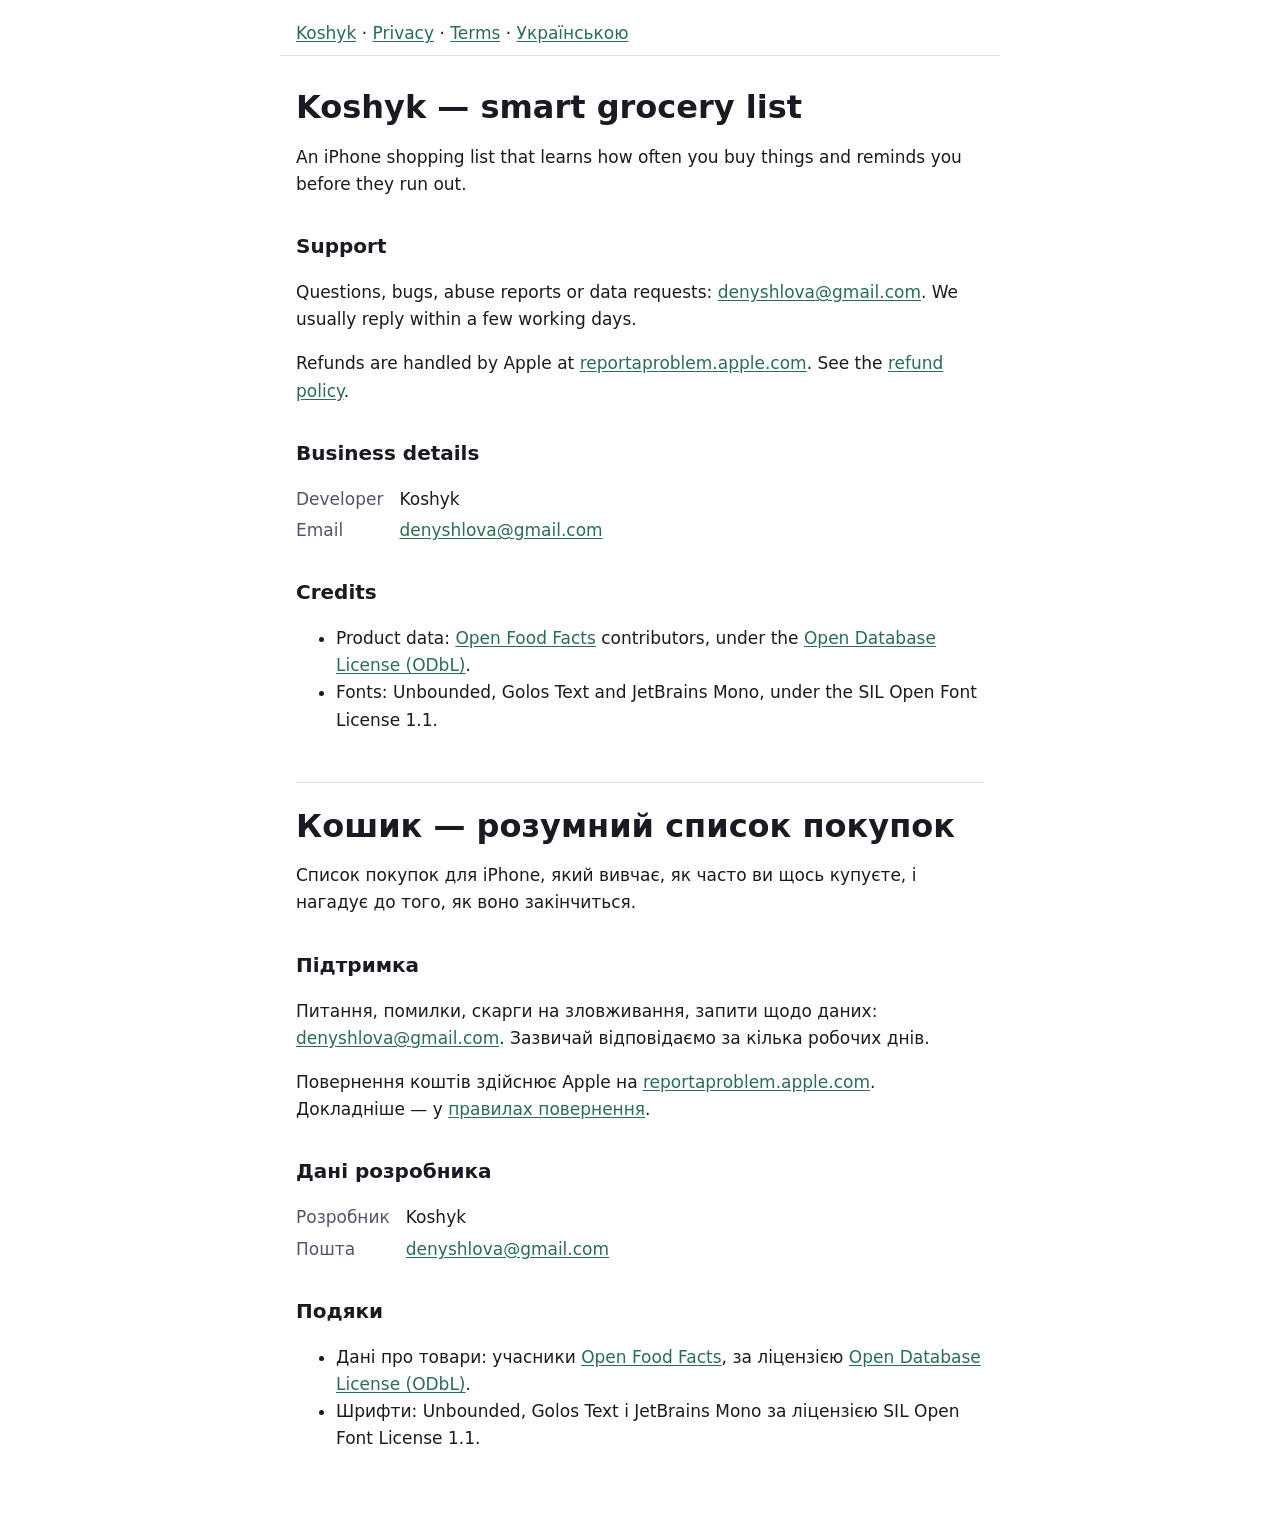
<file: index.html>
<!doctype html>
<html lang="en">
<head>
<meta charset="utf-8">
<meta name="viewport" content="width=device-width,initial-scale=1">
<title>Koshyk — Support</title>
<link rel="stylesheet" href="style.css">
</head>
<body>
<a class="skip" href="#main">Skip to content</a>
<header><nav aria-label="Site"><a href="index.html" aria-current="page">Koshyk</a> · <a href="privacy.html">Privacy</a> · <a href="terms.html">Terms</a> · <a href="#uk" hreflang="uk" lang="uk">Українською</a></nav></header>
<main id="main">

<article lang="en">
<h1>Koshyk — smart grocery list</h1>
<p>An iPhone shopping list that learns how often you buy things and reminds you before they run out.</p>

<h2>Support</h2>
<p>Questions, bugs, abuse reports or data requests: <a href="mailto:denyshlova@gmail.com">denyshlova@gmail.com</a>. We usually reply within a few working days.</p>
<p>Refunds are handled by Apple at <a href="https://reportaproblem.apple.com">reportaproblem.apple.com</a>. See the <a href="terms.html#refunds">refund policy</a>.</p>

<h2>Business details</h2>
<dl>
<dt>Developer</dt><dd>Koshyk</dd>
<dt>Email</dt><dd><a href="mailto:denyshlova@gmail.com">denyshlova@gmail.com</a></dd>
</dl>

<h2>Credits</h2>
<ul>
<li>Product data: <a href="https://world.openfoodfacts.org">Open Food Facts</a> contributors, under the <a href="https://opendatacommons.org/licenses/odbl/1-0/">Open Database License (ODbL)</a>.</li>
<li>Fonts: Unbounded, Golos Text and JetBrains Mono, under the SIL Open Font License 1.1.</li>
</ul>
</article>

<hr>

<article lang="uk" id="uk">
<h1>Кошик — розумний список покупок</h1>
<p>Список покупок для iPhone, який вивчає, як часто ви щось купуєте, і нагадує до того, як воно закінчиться.</p>

<h2>Підтримка</h2>
<p>Питання, помилки, скарги на зловживання, запити щодо даних: <a href="mailto:denyshlova@gmail.com">denyshlova@gmail.com</a>. Зазвичай відповідаємо за кілька робочих днів.</p>
<p>Повернення коштів здійснює Apple на <a href="https://reportaproblem.apple.com">reportaproblem.apple.com</a>. Докладніше — у <a href="terms.html#refunds-uk">правилах повернення</a>.</p>

<h2>Дані розробника</h2>
<dl>
<dt>Розробник</dt><dd>Koshyk</dd>
<dt>Пошта</dt><dd><a href="mailto:denyshlova@gmail.com">denyshlova@gmail.com</a></dd>
</dl>

<h2>Подяки</h2>
<ul>
<li>Дані про товари: учасники <a href="https://world.openfoodfacts.org">Open Food Facts</a>, за ліцензією <a href="https://opendatacommons.org/licenses/odbl/1-0/">Open Database License (ODbL)</a>.</li>
<li>Шрифти: Unbounded, Golos Text і JetBrains Mono за ліцензією SIL Open Font License 1.1.</li>
</ul>
</article>
</main>
</body>
</html>
</file>
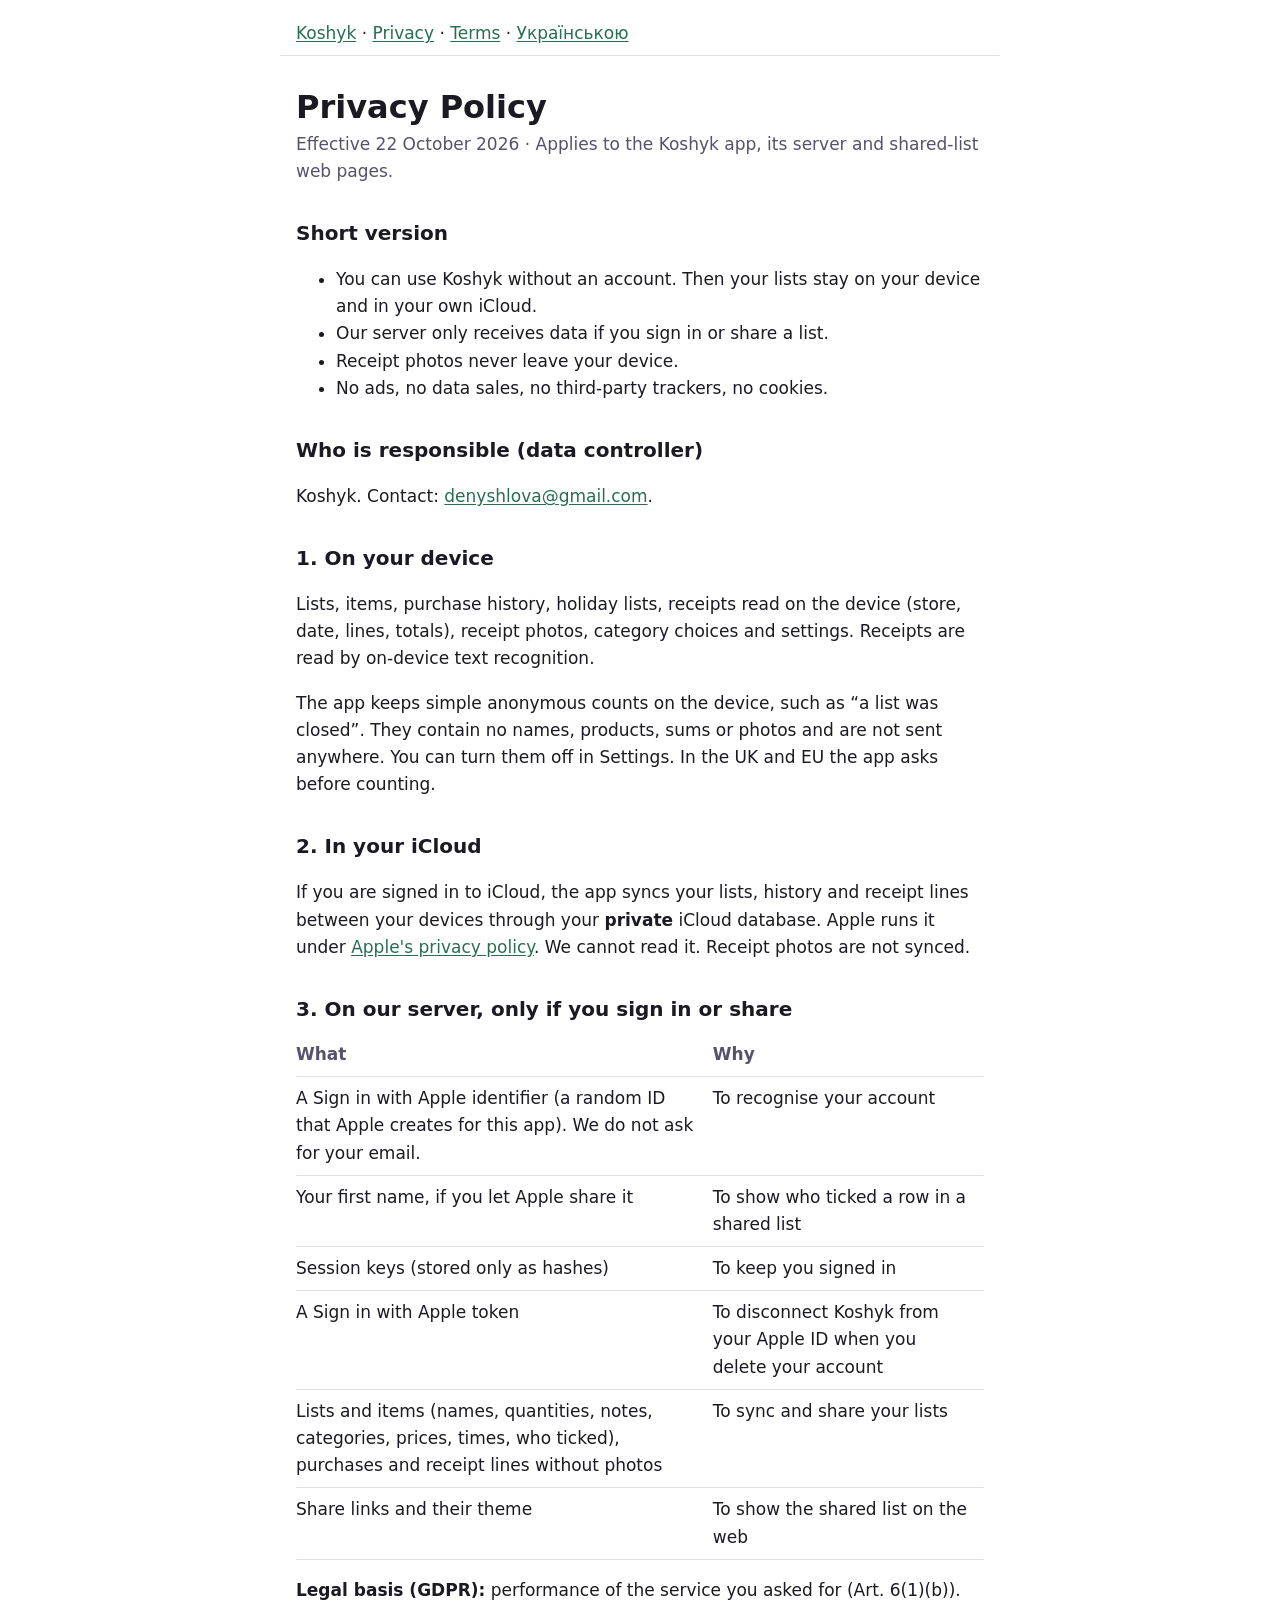
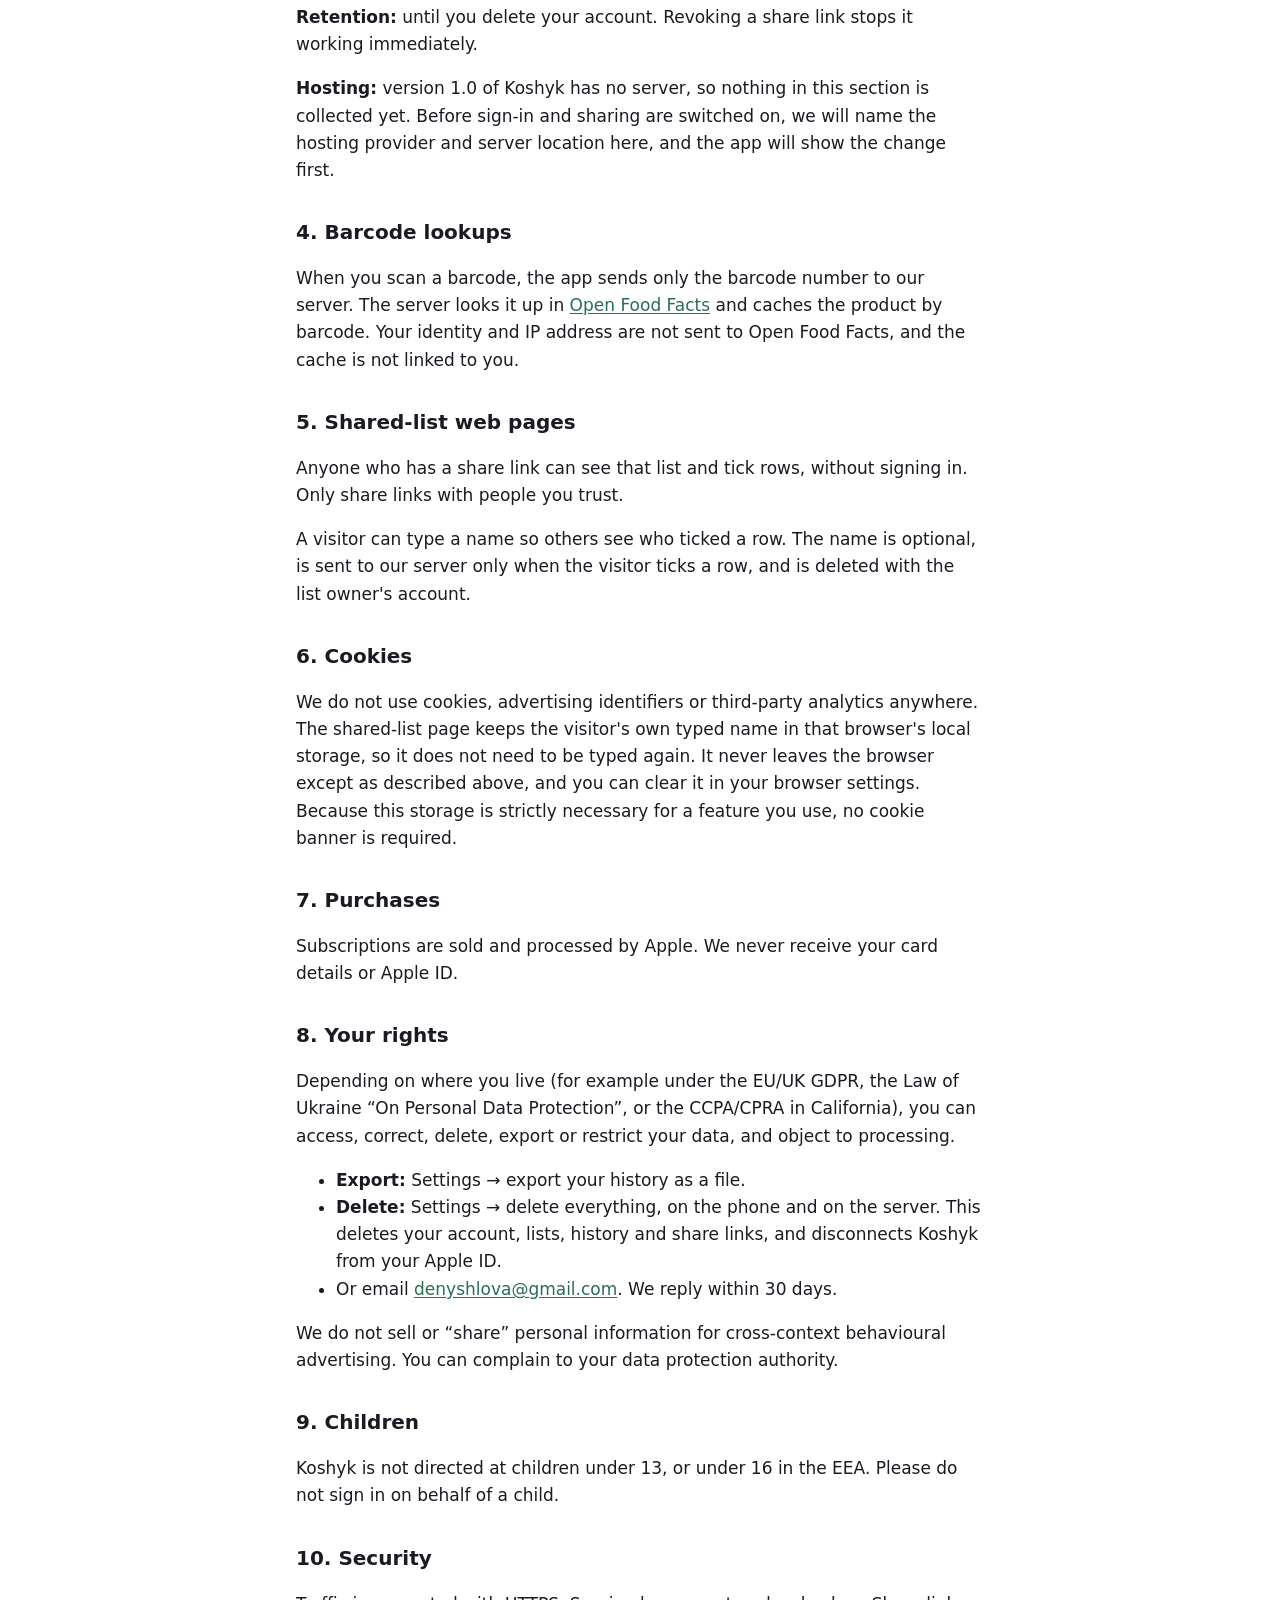
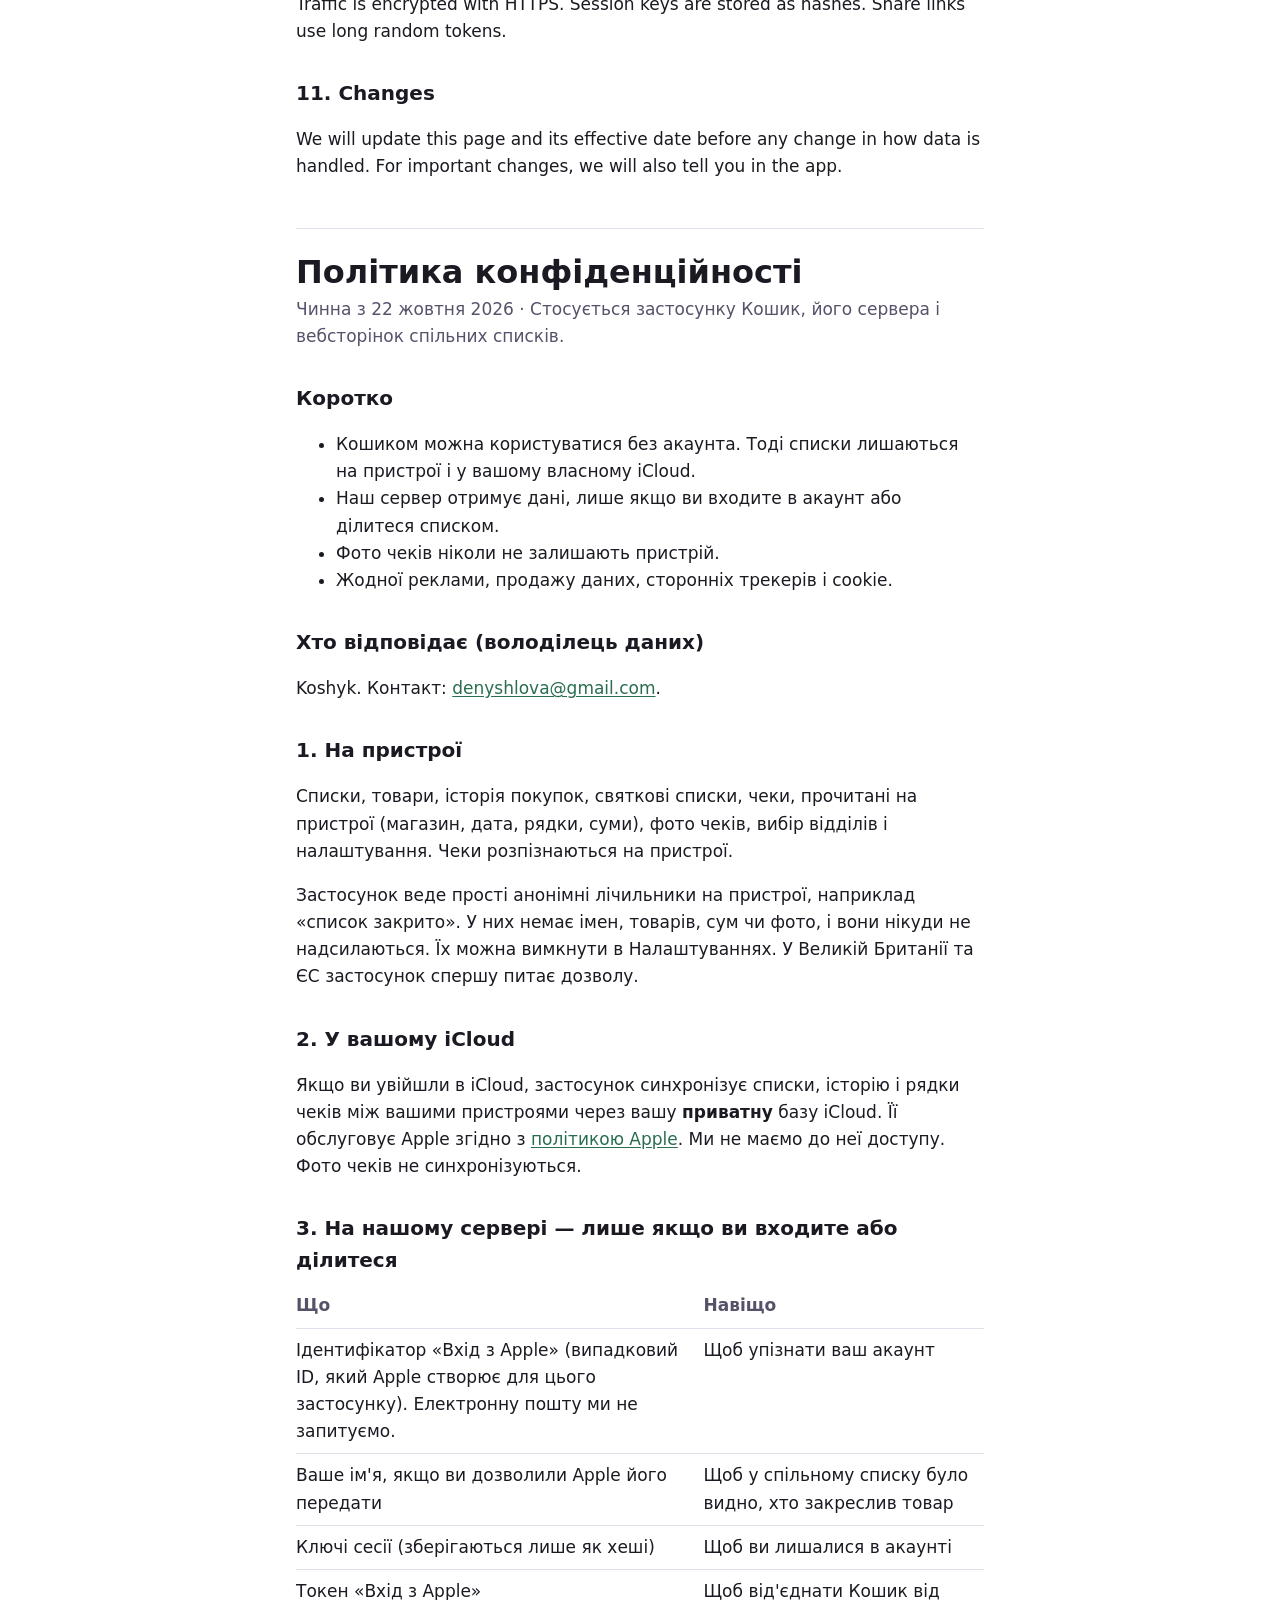
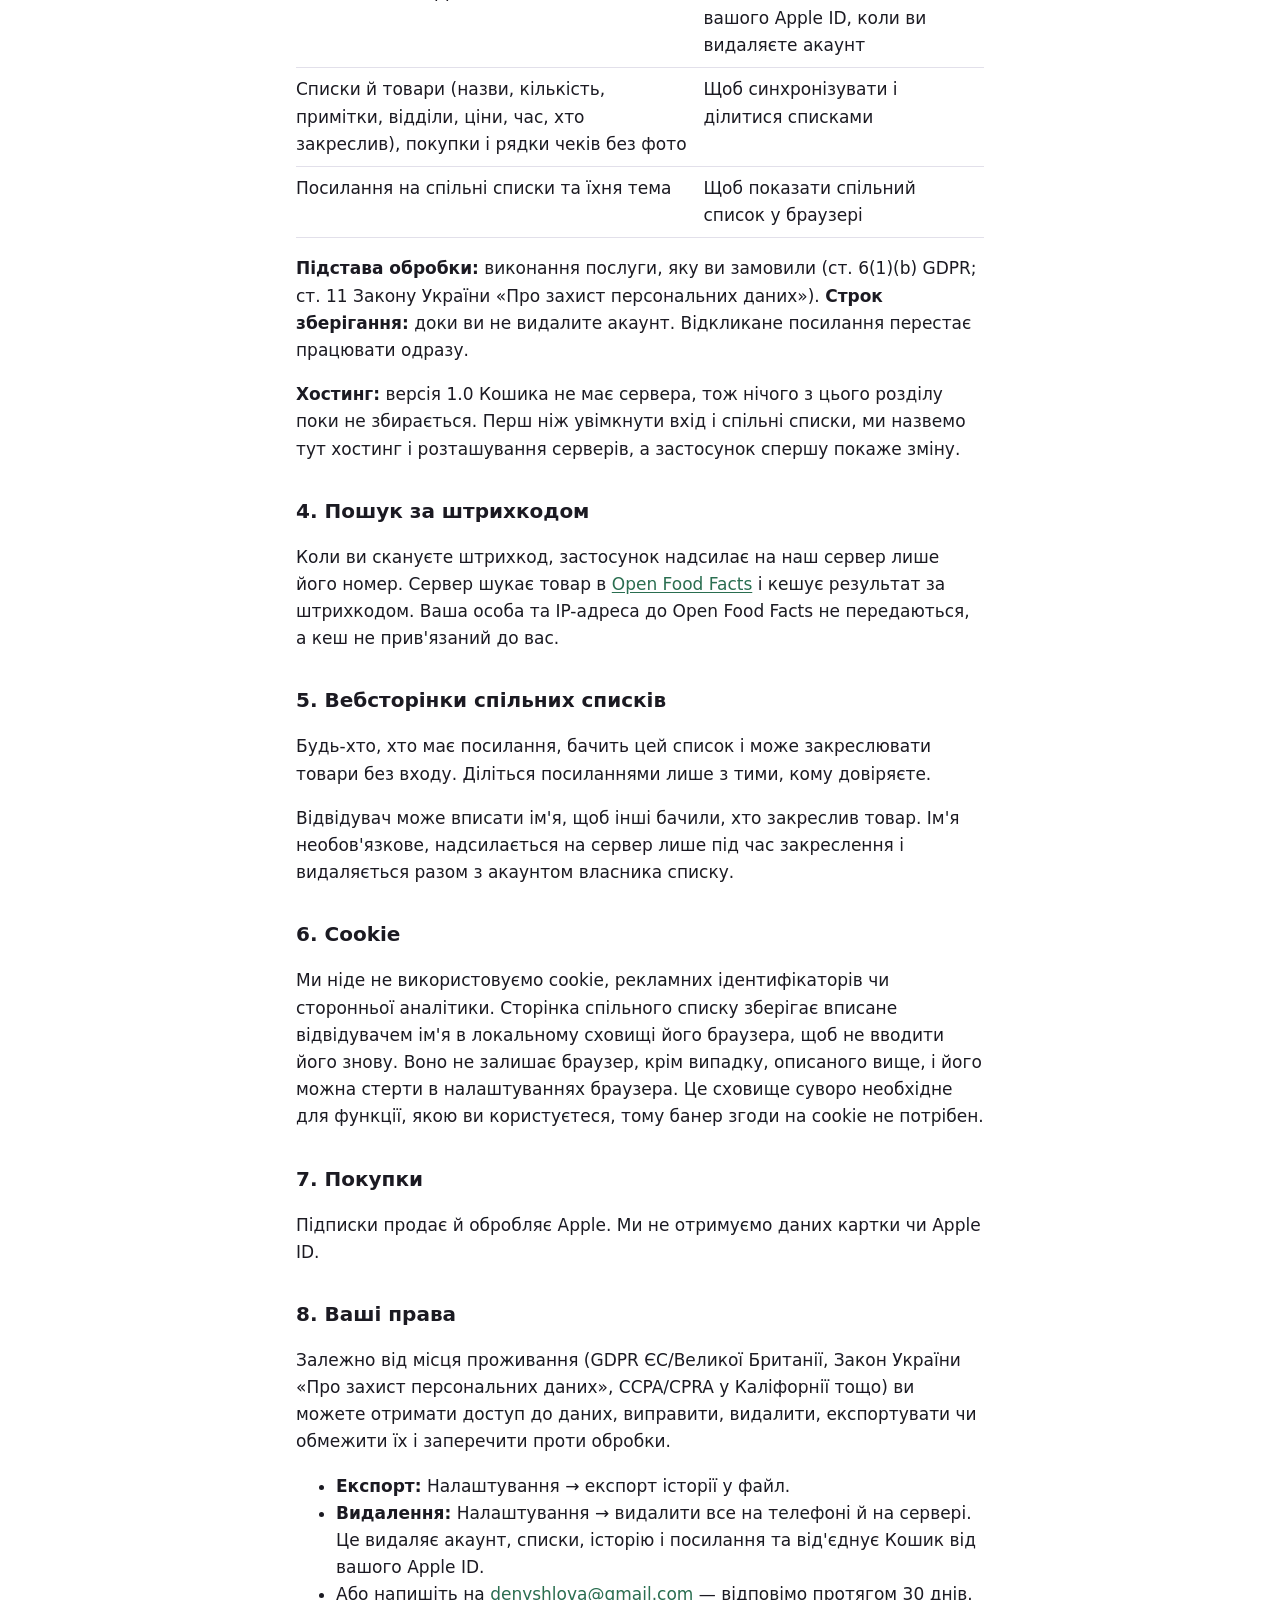
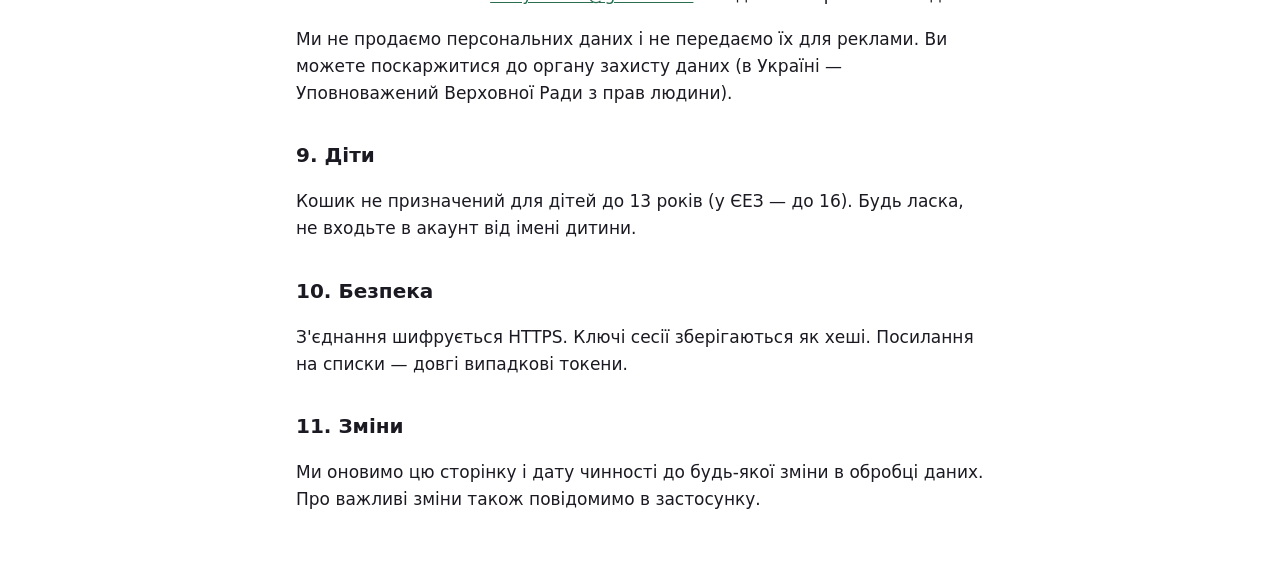
<file: privacy.html>
<!doctype html>
<html lang="en">
<head>
<meta charset="utf-8">
<meta name="viewport" content="width=device-width,initial-scale=1">
<title>Koshyk — Privacy Policy</title>
<link rel="stylesheet" href="style.css">
</head>
<body>
<a class="skip" href="#main">Skip to content</a>
<header><nav aria-label="Site"><a href="index.html">Koshyk</a> · <a href="privacy.html" aria-current="page">Privacy</a> · <a href="terms.html">Terms</a> · <a href="#uk" hreflang="uk" lang="uk">Українською</a></nav></header>
<main id="main">

<article lang="en">
<h1>Privacy Policy</h1>
<p class="meta">Effective 22 October 2026 · Applies to the Koshyk app, its server and shared-list web pages.</p>

<h2>Short version</h2>
<ul>
<li>You can use Koshyk without an account. Then your lists stay on your device and in your own iCloud.</li>
<li>Our server only receives data if you sign in or share a list.</li>
<li>Receipt photos never leave your device.</li>
<li>No ads, no data sales, no third-party trackers, no cookies.</li>
</ul>

<h2>Who is responsible (data controller)</h2>
<p>Koshyk. Contact: <a href="mailto:denyshlova@gmail.com">denyshlova@gmail.com</a>.</p>

<h2>1. On your device</h2>
<p>Lists, items, purchase history, holiday lists, receipts read on the device (store, date, lines, totals), receipt photos, category choices and settings. Receipts are read by on-device text recognition.</p>
<p>The app keeps simple anonymous counts on the device, such as “a list was closed”. They contain no names, products, sums or photos and are not sent anywhere. You can turn them off in Settings. In the UK and EU the app asks before counting.</p>

<h2>2. In your iCloud</h2>
<p>If you are signed in to iCloud, the app syncs your lists, history and receipt lines between your devices through your <strong>private</strong> iCloud database. Apple runs it under <a href="https://www.apple.com/legal/privacy/">Apple's privacy policy</a>. We cannot read it. Receipt photos are not synced.</p>

<h2>3. On our server, only if you sign in or share</h2>
<table>
<caption class="visually-hidden">Data on the server</caption>
<thead><tr><th scope="col">What</th><th scope="col">Why</th></tr></thead>
<tbody>
<tr><td>A Sign in with Apple identifier (a random ID that Apple creates for this app). We do not ask for your email.</td><td>To recognise your account</td></tr>
<tr><td>Your first name, if you let Apple share it</td><td>To show who ticked a row in a shared list</td></tr>
<tr><td>Session keys (stored only as hashes)</td><td>To keep you signed in</td></tr>
<tr><td>A Sign in with Apple token</td><td>To disconnect Koshyk from your Apple ID when you delete your account</td></tr>
<tr><td>Lists and items (names, quantities, notes, categories, prices, times, who ticked), purchases and receipt lines without photos</td><td>To sync and share your lists</td></tr>
<tr><td>Share links and their theme</td><td>To show the shared list on the web</td></tr>
</tbody>
</table>
<p><strong>Legal basis (GDPR):</strong> performance of the service you asked for (Art. 6(1)(b)). <strong>Retention:</strong> until you delete your account. Revoking a share link stops it working immediately.</p>
<p><strong>Hosting:</strong> version 1.0 of Koshyk has no server, so nothing in this section is collected yet. Before sign-in and sharing are switched on, we will name the hosting provider and server location here, and the app will show the change first.</p>

<h2>4. Barcode lookups</h2>
<p>When you scan a barcode, the app sends only the barcode number to our server. The server looks it up in <a href="https://world.openfoodfacts.org">Open Food Facts</a> and caches the product by barcode. Your identity and IP address are not sent to Open Food Facts, and the cache is not linked to you.</p>

<h2>5. Shared-list web pages</h2>
<p>Anyone who has a share link can see that list and tick rows, without signing in. Only share links with people you trust.</p>
<p>A visitor can type a name so others see who ticked a row. The name is optional, is sent to our server only when the visitor ticks a row, and is deleted with the list owner's account.</p>

<h2 id="cookies">6. Cookies</h2>
<p>We do not use cookies, advertising identifiers or third-party analytics anywhere. The shared-list page keeps the visitor's own typed name in that browser's local storage, so it does not need to be typed again. It never leaves the browser except as described above, and you can clear it in your browser settings. Because this storage is strictly necessary for a feature you use, no cookie banner is required.</p>

<h2>7. Purchases</h2>
<p>Subscriptions are sold and processed by Apple. We never receive your card details or Apple ID.</p>

<h2>8. Your rights</h2>
<p>Depending on where you live (for example under the EU/UK GDPR, the Law of Ukraine “On Personal Data Protection”, or the CCPA/CPRA in California), you can access, correct, delete, export or restrict your data, and object to processing.</p>
<ul>
<li><strong>Export:</strong> Settings → export your history as a file.</li>
<li><strong>Delete:</strong> Settings → delete everything, on the phone and on the server. This deletes your account, lists, history and share links, and disconnects Koshyk from your Apple ID.</li>
<li>Or email <a href="mailto:denyshlova@gmail.com">denyshlova@gmail.com</a>. We reply within 30 days.</li>
</ul>
<p>We do not sell or “share” personal information for cross-context behavioural advertising. You can complain to your data protection authority.</p>

<h2>9. Children</h2>
<p>Koshyk is not directed at children under 13, or under 16 in the EEA. Please do not sign in on behalf of a child.</p>

<h2>10. Security</h2>
<p>Traffic is encrypted with HTTPS. Session keys are stored as hashes. Share links use long random tokens.</p>

<h2>11. Changes</h2>
<p>We will update this page and its effective date before any change in how data is handled. For important changes, we will also tell you in the app.</p>
</article>

<hr>

<article lang="uk" id="uk">
<h1>Політика конфіденційності</h1>
<p class="meta">Чинна з 22 жовтня 2026 · Стосується застосунку Кошик, його сервера і вебсторінок спільних списків.</p>

<h2>Коротко</h2>
<ul>
<li>Кошиком можна користуватися без акаунта. Тоді списки лишаються на пристрої і у вашому власному iCloud.</li>
<li>Наш сервер отримує дані, лише якщо ви входите в акаунт або ділитеся списком.</li>
<li>Фото чеків ніколи не залишають пристрій.</li>
<li>Жодної реклами, продажу даних, сторонніх трекерів і cookie.</li>
</ul>

<h2>Хто відповідає (володілець даних)</h2>
<p>Koshyk. Контакт: <a href="mailto:denyshlova@gmail.com">denyshlova@gmail.com</a>.</p>

<h2>1. На пристрої</h2>
<p>Списки, товари, історія покупок, святкові списки, чеки, прочитані на пристрої (магазин, дата, рядки, суми), фото чеків, вибір відділів і налаштування. Чеки розпізнаються на пристрої.</p>
<p>Застосунок веде прості анонімні лічильники на пристрої, наприклад «список закрито». У них немає імен, товарів, сум чи фото, і вони нікуди не надсилаються. Їх можна вимкнути в Налаштуваннях. У Великій Британії та ЄС застосунок спершу питає дозволу.</p>

<h2>2. У вашому iCloud</h2>
<p>Якщо ви увійшли в iCloud, застосунок синхронізує списки, історію і рядки чеків між вашими пристроями через вашу <strong>приватну</strong> базу iCloud. Її обслуговує Apple згідно з <a href="https://www.apple.com/legal/privacy/">політикою Apple</a>. Ми не маємо до неї доступу. Фото чеків не синхронізуються.</p>

<h2>3. На нашому сервері — лише якщо ви входите або ділитеся</h2>
<table>
<caption class="visually-hidden">Дані на сервері</caption>
<thead><tr><th scope="col">Що</th><th scope="col">Навіщо</th></tr></thead>
<tbody>
<tr><td>Ідентифікатор «Вхід з Apple» (випадковий ID, який Apple створює для цього застосунку). Електронну пошту ми не запитуємо.</td><td>Щоб упізнати ваш акаунт</td></tr>
<tr><td>Ваше ім'я, якщо ви дозволили Apple його передати</td><td>Щоб у спільному списку було видно, хто закреслив товар</td></tr>
<tr><td>Ключі сесії (зберігаються лише як хеші)</td><td>Щоб ви лишалися в акаунті</td></tr>
<tr><td>Токен «Вхід з Apple»</td><td>Щоб від'єднати Кошик від вашого Apple ID, коли ви видаляєте акаунт</td></tr>
<tr><td>Списки й товари (назви, кількість, примітки, відділи, ціни, час, хто закреслив), покупки і рядки чеків без фото</td><td>Щоб синхронізувати і ділитися списками</td></tr>
<tr><td>Посилання на спільні списки та їхня тема</td><td>Щоб показати спільний список у браузері</td></tr>
</tbody>
</table>
<p><strong>Підстава обробки:</strong> виконання послуги, яку ви замовили (ст. 6(1)(b) GDPR; ст. 11 Закону України «Про захист персональних даних»). <strong>Строк зберігання:</strong> доки ви не видалите акаунт. Відкликане посилання перестає працювати одразу.</p>
<p><strong>Хостинг:</strong> версія 1.0 Кошика не має сервера, тож нічого з цього розділу поки не збирається. Перш ніж увімкнути вхід і спільні списки, ми назвемо тут хостинг і розташування серверів, а застосунок спершу покаже зміну.</p>

<h2>4. Пошук за штрихкодом</h2>
<p>Коли ви скануєте штрихкод, застосунок надсилає на наш сервер лише його номер. Сервер шукає товар в <a href="https://world.openfoodfacts.org">Open Food Facts</a> і кешує результат за штрихкодом. Ваша особа та IP-адреса до Open Food Facts не передаються, а кеш не прив'язаний до вас.</p>

<h2>5. Вебсторінки спільних списків</h2>
<p>Будь-хто, хто має посилання, бачить цей список і може закреслювати товари без входу. Діліться посиланнями лише з тими, кому довіряєте.</p>
<p>Відвідувач може вписати ім'я, щоб інші бачили, хто закреслив товар. Ім'я необов'язкове, надсилається на сервер лише під час закреслення і видаляється разом з акаунтом власника списку.</p>

<h2 id="cookies-uk">6. Cookie</h2>
<p>Ми ніде не використовуємо cookie, рекламних ідентифікаторів чи сторонньої аналітики. Сторінка спільного списку зберігає вписане відвідувачем ім'я в локальному сховищі його браузера, щоб не вводити його знову. Воно не залишає браузер, крім випадку, описаного вище, і його можна стерти в налаштуваннях браузера. Це сховище суворо необхідне для функції, якою ви користуєтеся, тому банер згоди на cookie не потрібен.</p>

<h2>7. Покупки</h2>
<p>Підписки продає й обробляє Apple. Ми не отримуємо даних картки чи Apple ID.</p>

<h2>8. Ваші права</h2>
<p>Залежно від місця проживання (GDPR ЄС/Великої Британії, Закон України «Про захист персональних даних», CCPA/CPRA у Каліфорнії тощо) ви можете отримати доступ до даних, виправити, видалити, експортувати чи обмежити їх і заперечити проти обробки.</p>
<ul>
<li><strong>Експорт:</strong> Налаштування → експорт історії у файл.</li>
<li><strong>Видалення:</strong> Налаштування → видалити все на телефоні й на сервері. Це видаляє акаунт, списки, історію і посилання та від'єднує Кошик від вашого Apple ID.</li>
<li>Або напишіть на <a href="mailto:denyshlova@gmail.com">denyshlova@gmail.com</a> — відповімо протягом 30 днів.</li>
</ul>
<p>Ми не продаємо персональних даних і не передаємо їх для реклами. Ви можете поскаржитися до органу захисту даних (в Україні — Уповноважений Верховної Ради з прав людини).</p>

<h2>9. Діти</h2>
<p>Кошик не призначений для дітей до 13 років (у ЄЕЗ — до 16). Будь ласка, не входьте в акаунт від імені дитини.</p>

<h2>10. Безпека</h2>
<p>З'єднання шифрується HTTPS. Ключі сесії зберігаються як хеші. Посилання на списки — довгі випадкові токени.</p>

<h2>11. Зміни</h2>
<p>Ми оновимо цю сторінку і дату чинності до будь-якої зміни в обробці даних. Про важливі зміни також повідомимо в застосунку.</p>
</article>
</main>
</body>
</html>
</file>
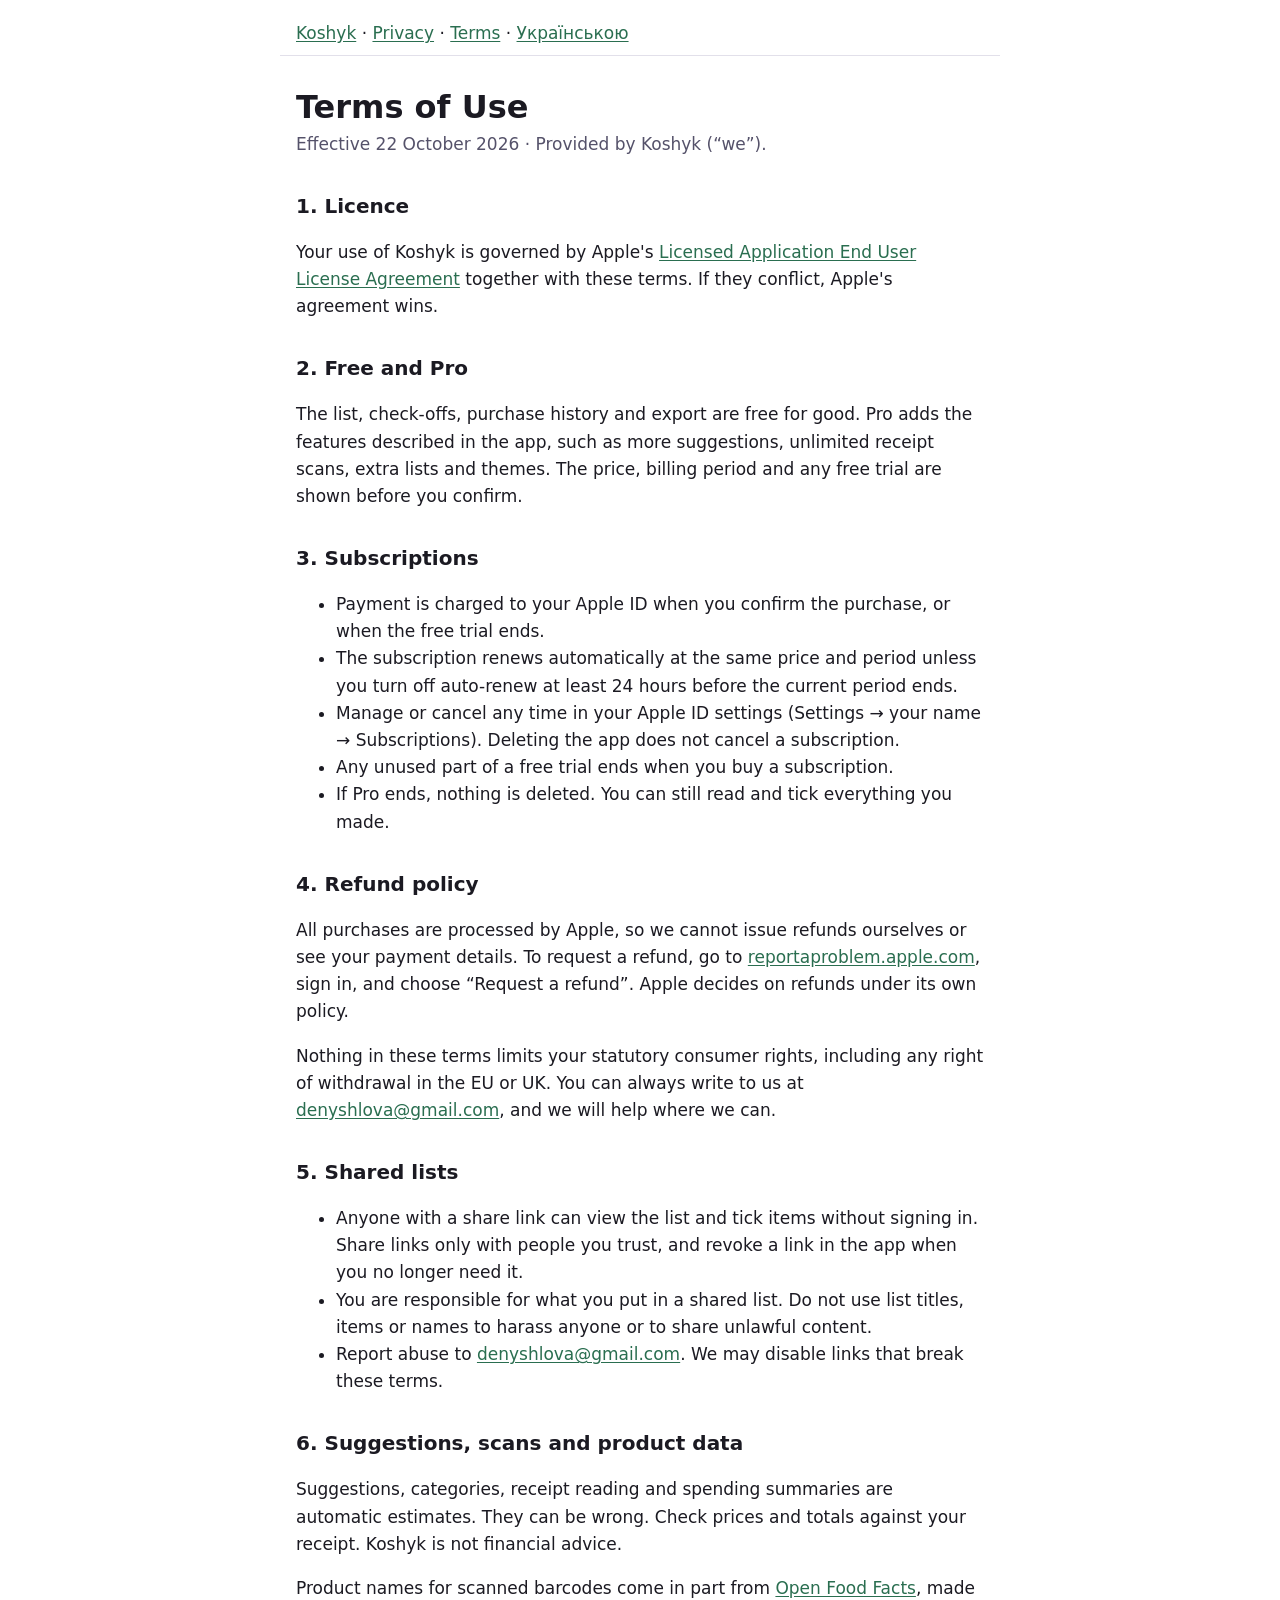
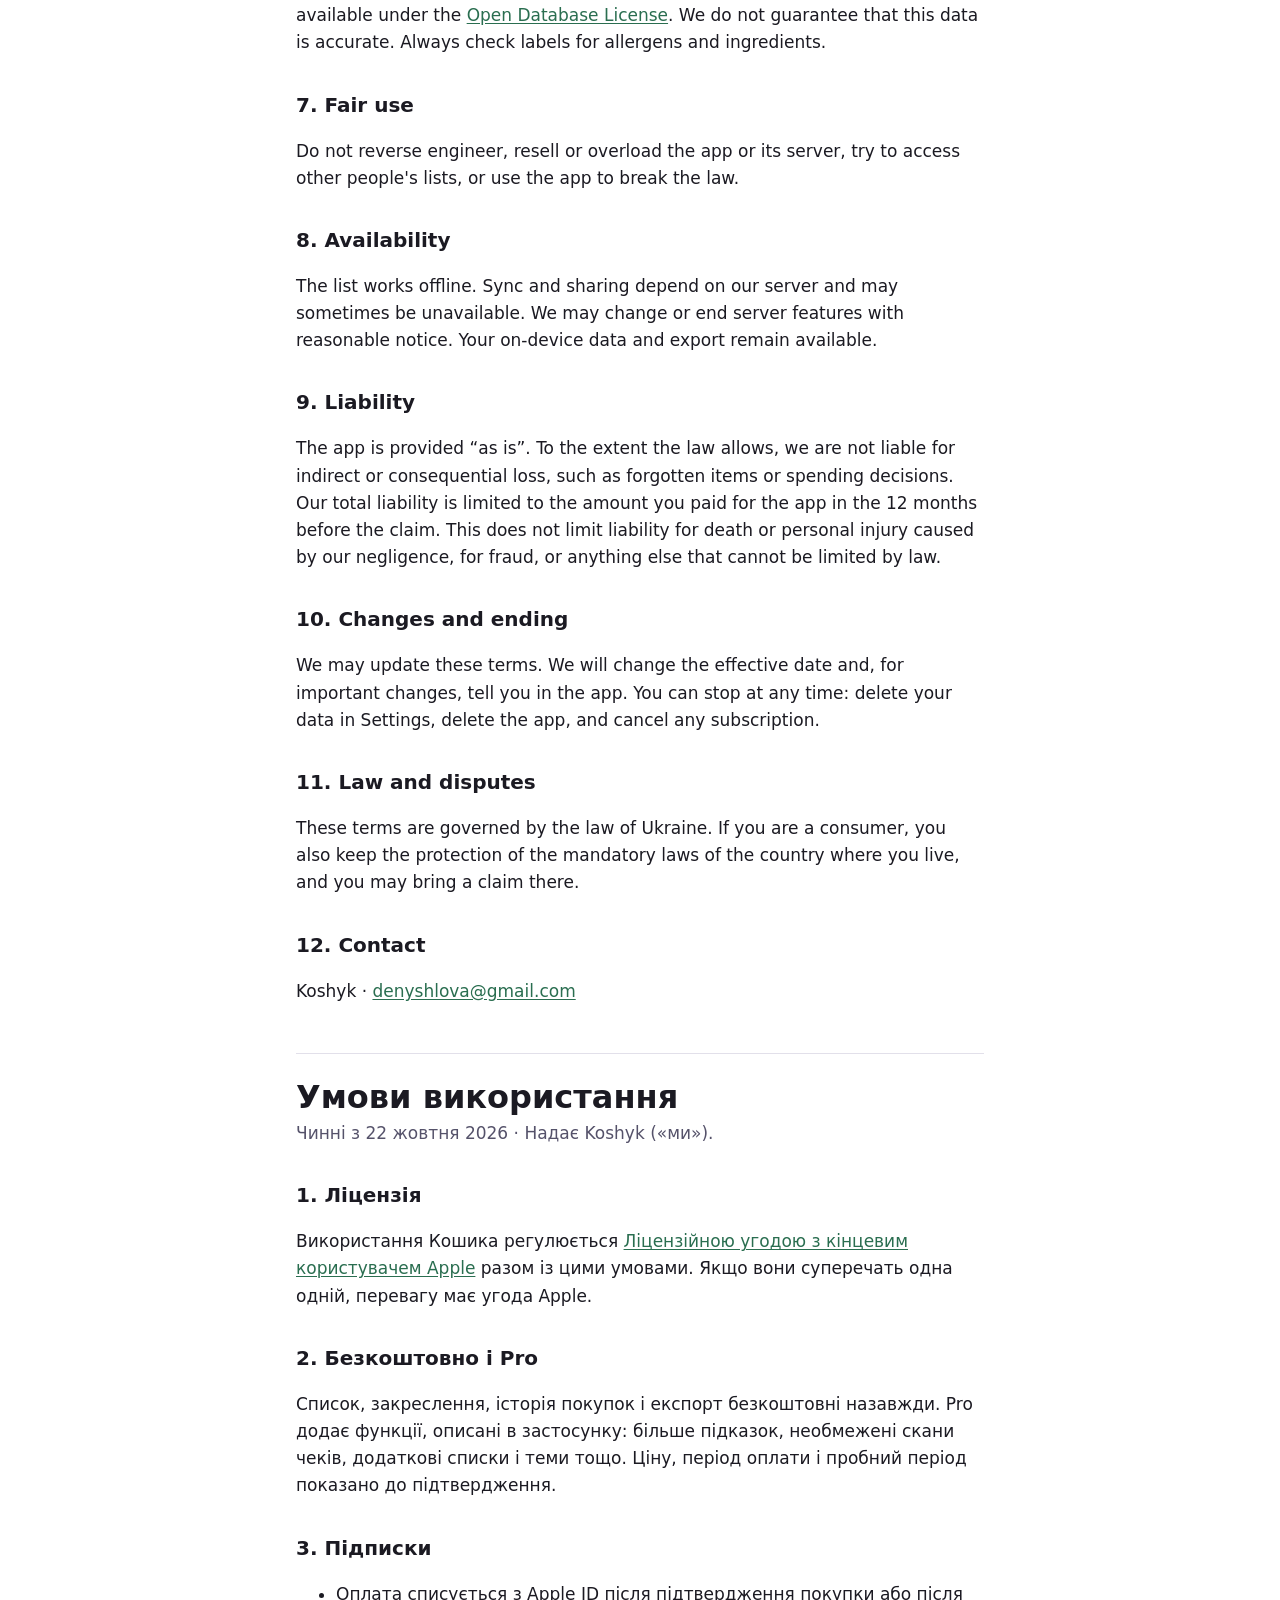
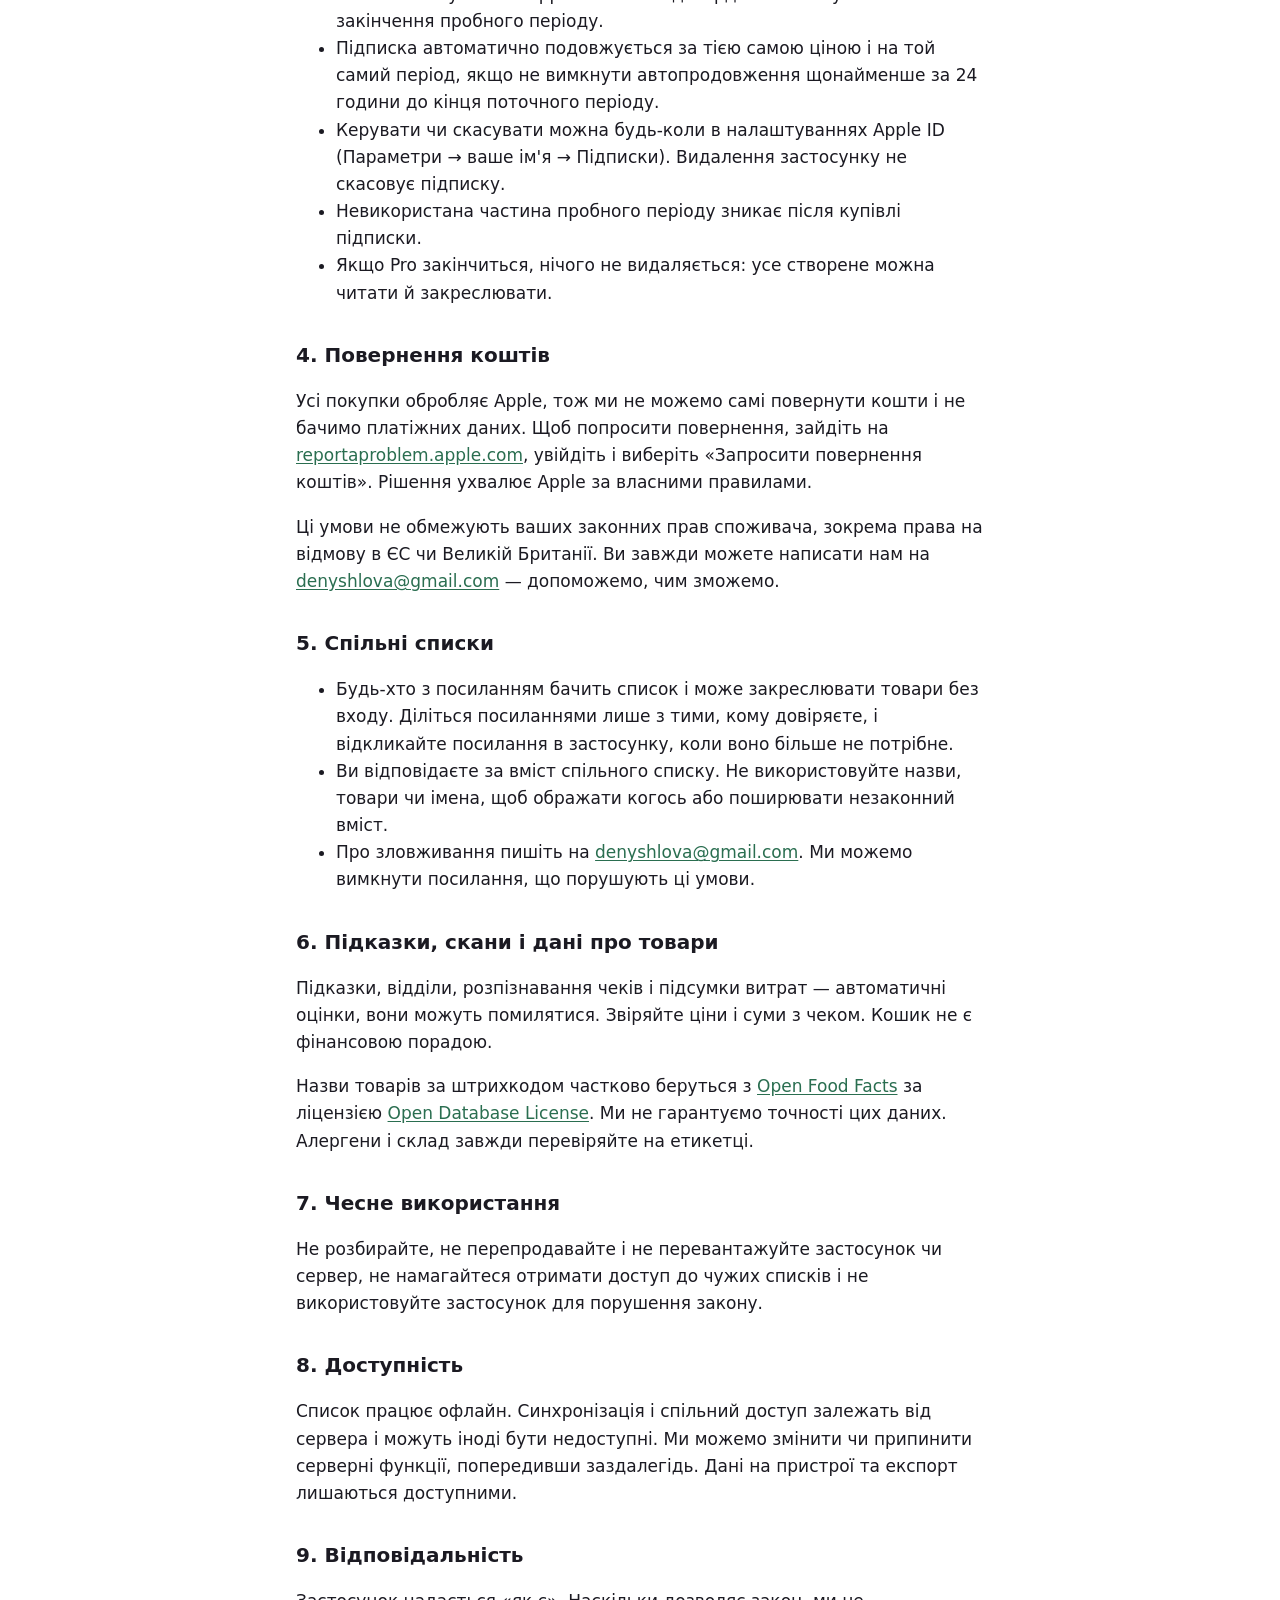
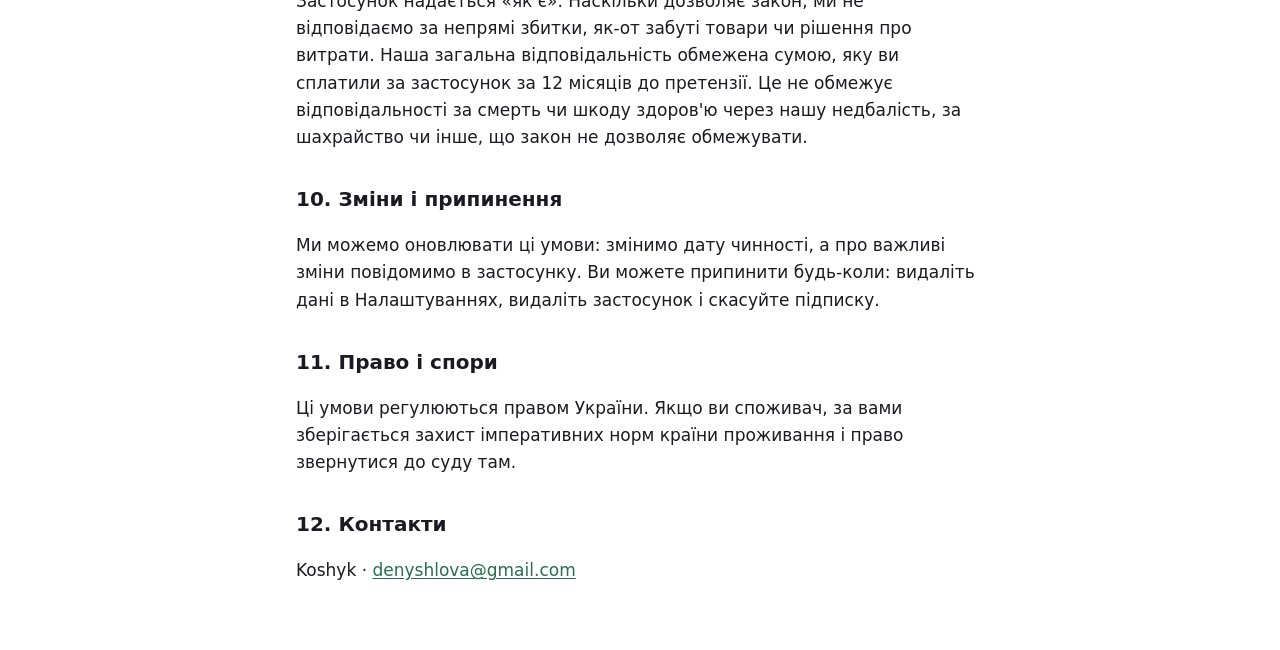
<file: terms.html>
<!doctype html>
<html lang="en">
<head>
<meta charset="utf-8">
<meta name="viewport" content="width=device-width,initial-scale=1">
<title>Koshyk — Terms of Use</title>
<link rel="stylesheet" href="style.css">
</head>
<body>
<a class="skip" href="#main">Skip to content</a>
<header><nav aria-label="Site"><a href="index.html">Koshyk</a> · <a href="privacy.html">Privacy</a> · <a href="terms.html" aria-current="page">Terms</a> · <a href="#uk" hreflang="uk" lang="uk">Українською</a></nav></header>
<main id="main">

<article lang="en">
<h1>Terms of Use</h1>
<p class="meta">Effective 22 October 2026 · Provided by Koshyk (“we”).</p>

<h2>1. Licence</h2>
<p>Your use of Koshyk is governed by Apple's <a href="https://www.apple.com/legal/internet-services/itunes/dev/stdeula/">Licensed Application End User License Agreement</a> together with these terms. If they conflict, Apple's agreement wins.</p>

<h2>2. Free and Pro</h2>
<p>The list, check-offs, purchase history and export are free for good. Pro adds the features described in the app, such as more suggestions, unlimited receipt scans, extra lists and themes. The price, billing period and any free trial are shown before you confirm.</p>

<h2>3. Subscriptions</h2>
<ul>
<li>Payment is charged to your Apple ID when you confirm the purchase, or when the free trial ends.</li>
<li>The subscription renews automatically at the same price and period unless you turn off auto-renew at least 24 hours before the current period ends.</li>
<li>Manage or cancel any time in your Apple ID settings (Settings → your name → Subscriptions). Deleting the app does not cancel a subscription.</li>
<li>Any unused part of a free trial ends when you buy a subscription.</li>
<li>If Pro ends, nothing is deleted. You can still read and tick everything you made.</li>
</ul>

<h2 id="refunds">4. Refund policy</h2>
<p>All purchases are processed by Apple, so we cannot issue refunds ourselves or see your payment details. To request a refund, go to <a href="https://reportaproblem.apple.com">reportaproblem.apple.com</a>, sign in, and choose “Request a refund”. Apple decides on refunds under its own policy.</p>
<p>Nothing in these terms limits your statutory consumer rights, including any right of withdrawal in the EU or UK. You can always write to us at <a href="mailto:denyshlova@gmail.com">denyshlova@gmail.com</a>, and we will help where we can.</p>

<h2>5. Shared lists</h2>
<ul>
<li>Anyone with a share link can view the list and tick items without signing in. Share links only with people you trust, and revoke a link in the app when you no longer need it.</li>
<li>You are responsible for what you put in a shared list. Do not use list titles, items or names to harass anyone or to share unlawful content.</li>
<li>Report abuse to <a href="mailto:denyshlova@gmail.com">denyshlova@gmail.com</a>. We may disable links that break these terms.</li>
</ul>

<h2>6. Suggestions, scans and product data</h2>
<p>Suggestions, categories, receipt reading and spending summaries are automatic estimates. They can be wrong. Check prices and totals against your receipt. Koshyk is not financial advice.</p>
<p>Product names for scanned barcodes come in part from <a href="https://world.openfoodfacts.org">Open Food Facts</a>, made available under the <a href="https://opendatacommons.org/licenses/odbl/1-0/">Open Database License</a>. We do not guarantee that this data is accurate. Always check labels for allergens and ingredients.</p>

<h2>7. Fair use</h2>
<p>Do not reverse engineer, resell or overload the app or its server, try to access other people's lists, or use the app to break the law.</p>

<h2>8. Availability</h2>
<p>The list works offline. Sync and sharing depend on our server and may sometimes be unavailable. We may change or end server features with reasonable notice. Your on-device data and export remain available.</p>

<h2>9. Liability</h2>
<p>The app is provided “as is”. To the extent the law allows, we are not liable for indirect or consequential loss, such as forgotten items or spending decisions. Our total liability is limited to the amount you paid for the app in the 12 months before the claim. This does not limit liability for death or personal injury caused by our negligence, for fraud, or anything else that cannot be limited by law.</p>

<h2>10. Changes and ending</h2>
<p>We may update these terms. We will change the effective date and, for important changes, tell you in the app. You can stop at any time: delete your data in Settings, delete the app, and cancel any subscription.</p>

<h2>11. Law and disputes</h2>
<p>These terms are governed by the law of Ukraine. If you are a consumer, you also keep the protection of the mandatory laws of the country where you live, and you may bring a claim there.</p>

<h2>12. Contact</h2>
<p>Koshyk · <a href="mailto:denyshlova@gmail.com">denyshlova@gmail.com</a></p>
</article>

<hr>

<article lang="uk" id="uk">
<h1>Умови використання</h1>
<p class="meta">Чинні з 22 жовтня 2026 · Надає Koshyk («ми»).</p>

<h2>1. Ліцензія</h2>
<p>Використання Кошика регулюється <a href="https://www.apple.com/legal/internet-services/itunes/dev/stdeula/">Ліцензійною угодою з кінцевим користувачем Apple</a> разом із цими умовами. Якщо вони суперечать одна одній, перевагу має угода Apple.</p>

<h2>2. Безкоштовно і Pro</h2>
<p>Список, закреслення, історія покупок і експорт безкоштовні назавжди. Pro додає функції, описані в застосунку: більше підказок, необмежені скани чеків, додаткові списки і теми тощо. Ціну, період оплати і пробний період показано до підтвердження.</p>

<h2>3. Підписки</h2>
<ul>
<li>Оплата списується з Apple ID після підтвердження покупки або після закінчення пробного періоду.</li>
<li>Підписка автоматично подовжується за тією самою ціною і на той самий період, якщо не вимкнути автопродовження щонайменше за 24 години до кінця поточного періоду.</li>
<li>Керувати чи скасувати можна будь-коли в налаштуваннях Apple ID (Параметри → ваше ім'я → Підписки). Видалення застосунку не скасовує підписку.</li>
<li>Невикористана частина пробного періоду зникає після купівлі підписки.</li>
<li>Якщо Pro закінчиться, нічого не видаляється: усе створене можна читати й закреслювати.</li>
</ul>

<h2 id="refunds-uk">4. Повернення коштів</h2>
<p>Усі покупки обробляє Apple, тож ми не можемо самі повернути кошти і не бачимо платіжних даних. Щоб попросити повернення, зайдіть на <a href="https://reportaproblem.apple.com">reportaproblem.apple.com</a>, увійдіть і виберіть «Запросити повернення коштів». Рішення ухвалює Apple за власними правилами.</p>
<p>Ці умови не обмежують ваших законних прав споживача, зокрема права на відмову в ЄС чи Великій Британії. Ви завжди можете написати нам на <a href="mailto:denyshlova@gmail.com">denyshlova@gmail.com</a> — допоможемо, чим зможемо.</p>

<h2>5. Спільні списки</h2>
<ul>
<li>Будь-хто з посиланням бачить список і може закреслювати товари без входу. Діліться посиланнями лише з тими, кому довіряєте, і відкликайте посилання в застосунку, коли воно більше не потрібне.</li>
<li>Ви відповідаєте за вміст спільного списку. Не використовуйте назви, товари чи імена, щоб ображати когось або поширювати незаконний вміст.</li>
<li>Про зловживання пишіть на <a href="mailto:denyshlova@gmail.com">denyshlova@gmail.com</a>. Ми можемо вимкнути посилання, що порушують ці умови.</li>
</ul>

<h2>6. Підказки, скани і дані про товари</h2>
<p>Підказки, відділи, розпізнавання чеків і підсумки витрат — автоматичні оцінки, вони можуть помилятися. Звіряйте ціни і суми з чеком. Кошик не є фінансовою порадою.</p>
<p>Назви товарів за штрихкодом частково беруться з <a href="https://world.openfoodfacts.org">Open Food Facts</a> за ліцензією <a href="https://opendatacommons.org/licenses/odbl/1-0/">Open Database License</a>. Ми не гарантуємо точності цих даних. Алергени і склад завжди перевіряйте на етикетці.</p>

<h2>7. Чесне використання</h2>
<p>Не розбирайте, не перепродавайте і не перевантажуйте застосунок чи сервер, не намагайтеся отримати доступ до чужих списків і не використовуйте застосунок для порушення закону.</p>

<h2>8. Доступність</h2>
<p>Список працює офлайн. Синхронізація і спільний доступ залежать від сервера і можуть іноді бути недоступні. Ми можемо змінити чи припинити серверні функції, попередивши заздалегідь. Дані на пристрої та експорт лишаються доступними.</p>

<h2>9. Відповідальність</h2>
<p>Застосунок надається «як є». Наскільки дозволяє закон, ми не відповідаємо за непрямі збитки, як-от забуті товари чи рішення про витрати. Наша загальна відповідальність обмежена сумою, яку ви сплатили за застосунок за 12 місяців до претензії. Це не обмежує відповідальності за смерть чи шкоду здоров'ю через нашу недбалість, за шахрайство чи інше, що закон не дозволяє обмежувати.</p>

<h2>10. Зміни і припинення</h2>
<p>Ми можемо оновлювати ці умови: змінимо дату чинності, а про важливі зміни повідомимо в застосунку. Ви можете припинити будь-коли: видаліть дані в Налаштуваннях, видаліть застосунок і скасуйте підписку.</p>

<h2>11. Право і спори</h2>
<p>Ці умови регулюються правом України. Якщо ви споживач, за вами зберігається захист імперативних норм країни проживання і право звернутися до суду там.</p>

<h2>12. Контакти</h2>
<p>Koshyk · <a href="mailto:denyshlova@gmail.com">denyshlova@gmail.com</a></p>
</article>
</main>
</body>
</html>
</file>
<file: style.css>
:root {
  --bg: #ffffff;
  --ink: #1b1a22;
  --muted: #55526a;
  --link: #2a6e50;
  --line: #e2e0ea;
  color-scheme: light dark;
}
@media (prefers-color-scheme: dark) {
  :root {
    --bg: #14131a;
    --ink: #ecebf3;
    --muted: #b3b0c6;
    --link: #8fd6b2;
    --line: #2d2b38;
  }
}
* { box-sizing: border-box; }
body {
  margin: 0;
  background: var(--bg);
  color: var(--ink);
  font: 17px/1.6 -apple-system, system-ui, "Segoe UI", Roboto, sans-serif;
}
header, main { max-width: 720px; margin: 0 auto; padding: 0 16px; }
header { padding-top: 20px; padding-bottom: 8px; border-bottom: 1px solid var(--line); }
main { padding-top: 8px; padding-bottom: 48px; }
h1 { font-size: 2rem; line-height: 1.2; margin: 24px 0 4px; }
h2 { font-size: 1.25rem; margin: 32px 0 8px; }
.meta { color: var(--muted); margin-top: 0; }
a { color: var(--link); text-underline-offset: 2px; }
a:focus-visible { outline: 3px solid var(--link); outline-offset: 2px; border-radius: 2px; }
hr { border: 0; border-top: 1px solid var(--line); margin: 48px 0 0; }
dl { display: grid; grid-template-columns: max-content 1fr; gap: 4px 16px; }
dt { color: var(--muted); }
dd { margin: 0; overflow-wrap: anywhere; }
.skip { position: absolute; left: -9999px; }
.skip:focus { left: 16px; top: 8px; background: var(--bg); padding: 8px; }
table { width: 100%; border-collapse: collapse; margin: 8px 0 16px; }
th, td { text-align: left; vertical-align: top; padding: 8px 12px 8px 0; border-bottom: 1px solid var(--line); }
th { color: var(--muted); font-weight: 600; }
.visually-hidden { position: absolute; width: 1px; height: 1px; overflow: hidden; clip: rect(0 0 0 0); white-space: nowrap; }
</file>
